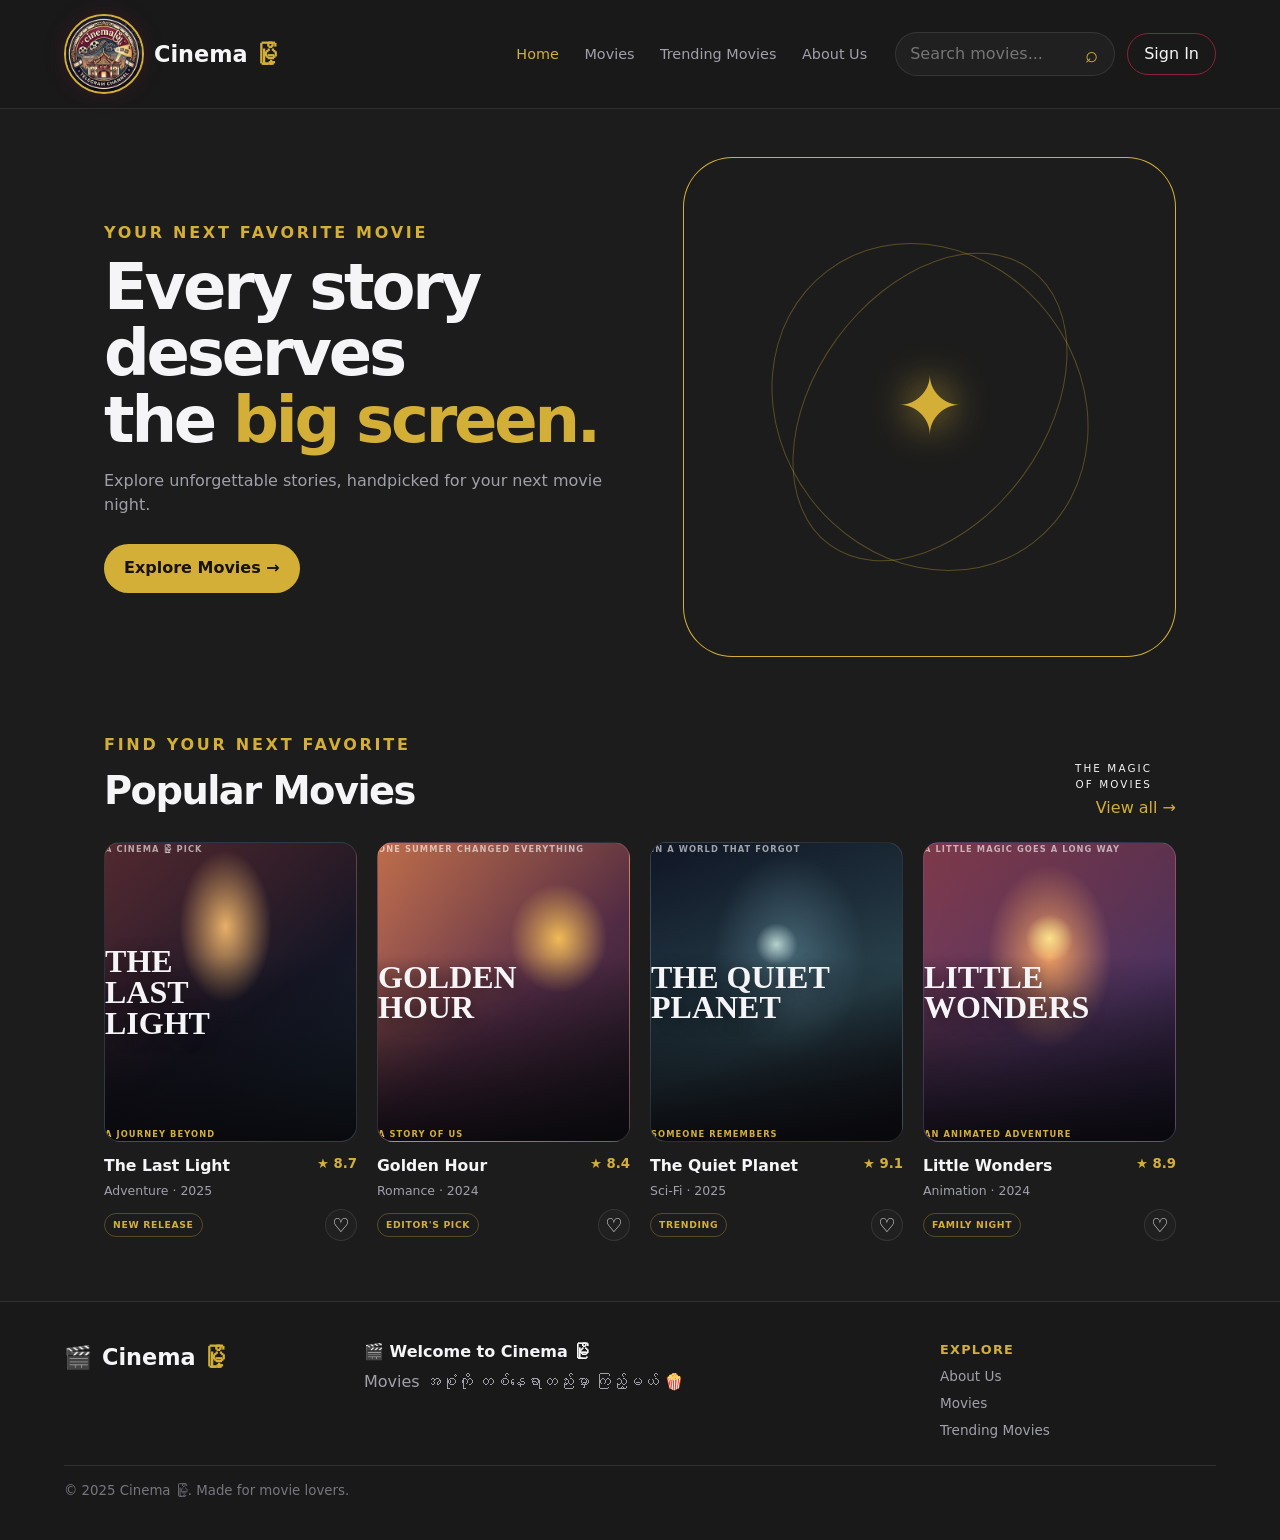
<file: index.html>
<!doctype html>
<html lang="en">
  <head>
    <meta charset="utf-8" />
    <meta name="viewport" content="width=device-width, initial-scale=1" />
    <meta name="theme-color" content="#0f0e13" />
    <meta name="description" content="Discover movies at Cinema မြို့." />
    <title>Cinema မြို့ — Movies for every mood</title>
    <link rel="stylesheet" href="styles.css" />
  </head>
  <body>
    <!-- Site header: brand, main navigation, search, and sign-in link. -->
    <header class="site-header">
      <a class="brand" href="#home" aria-label="Cinema မြို့ home"
        ><span class="brand-mark"
          ><img src="./images/logo.png" alt="" class="logo" /></span
        ><span>Cinema <b>မြို့</b></span></a
      >
      <nav aria-label="Main navigation">
        <a class="active" href="#home">Home</a><a href="#movies">Movies</a
        ><a href="#trending">Trending Movies</a
        ><a href="about.html">About Us</a>
      </nav>
      <div class="header-actions">
        <form class="search" role="search" action="#movies">
          <label class="visually-hidden" for="search">Search movies</label
          ><input
            id="search"
            type="search"
            placeholder="Search movies..."
          /><button aria-label="Search">⌕</button>
        </form>
        <a class="sign-in" href="#sign-in">Sign In</a>
      </div>
    </header>
    <!-- Main homepage content. -->
    <main id="home">
      <!-- Hero introduction and cinematic artwork. -->
      <section class="hero">
        <div>
          <p class="eyebrow">YOUR NEXT FAVORITE MOVIE</p>
          <h1>Every story deserves<br />the <em>big screen.</em></h1>
          <p class="muted">
            Explore unforgettable stories, handpicked for your next movie night.
          </p>
          <a class="button" href="#movies">Explore Movies →</a>
        </div>
        <div
          class="hero-art"
          aria-label="Cinematic burgundy and gold abstract artwork"
        >
          <span>✦</span><small>THE MAGIC<br />OF MOVIES</small>
        </div>
      </section>
      <!-- Movie collection: add or remove movie-card articles inside this grid. -->
      <section class="section" id="movies">
        <div class="section-head">
          <div>
            <p class="eyebrow">FIND YOUR NEXT FAVORITE</p>
            <h2>Popular Movies</h2>
          </div>
          <a class="gold" href="#trending">View all →</a>
        </div>
        <div class="movie-grid" id="trending">
          <!-- Movie card: poster, title, genre, year, rating, and tag. -->
          <article class="movie-card">
            <div
              class="poster poster-one"
              aria-label="The Last Light movie poster"
            >
              <small>A CINEMA မြို့ PICK</small
              ><strong>THE<br />LAST<br />LIGHT</strong
              ><small>A JOURNEY BEYOND</small>
            </div>
            <div class="movie-meta">
              <div>
                <h3>The Last Light</h3>
                <p>Adventure · 2025</p>
              </div>
              <b class="gold">★ 8.7</b>
            </div>
            <div class="card-foot">
              <span>NEW RELEASE</span
              ><button aria-label="Add The Last Light to favorites">♡</button>
            </div>
          </article>
          <!-- Movie card: poster, title, genre, year, rating, and tag. -->
          <article class="movie-card">
            <div
              class="poster poster-two"
              aria-label="Golden Hour movie poster"
            >
              <small>ONE SUMMER CHANGED EVERYTHING</small
              ><strong>GOLDEN<br />HOUR</strong><small>A STORY OF US</small>
            </div>
            <div class="movie-meta">
              <div>
                <h3>Golden Hour</h3>
                <p>Romance · 2024</p>
              </div>
              <b class="gold">★ 8.4</b>
            </div>
            <div class="card-foot">
              <span>EDITOR'S PICK</span
              ><button aria-label="Add Golden Hour to favorites">♡</button>
            </div>
          </article>
          <!-- Movie card: poster, title, genre, year, rating, and tag. -->
          <article class="movie-card">
            <div
              class="poster poster-three"
              aria-label="The Quiet Planet movie poster"
            >
              <small>IN A WORLD THAT FORGOT</small
              ><strong>THE QUIET<br />PLANET</strong
              ><small>SOMEONE REMEMBERS</small>
            </div>
            <div class="movie-meta">
              <div>
                <h3>The Quiet Planet</h3>
                <p>Sci-Fi · 2025</p>
              </div>
              <b class="gold">★ 9.1</b>
            </div>
            <div class="card-foot">
              <span>TRENDING</span
              ><button aria-label="Add The Quiet Planet to favorites">♡</button>
            </div>
          </article>
          <!-- Movie card: poster, title, genre, year, rating, and tag. -->
          <article class="movie-card">
            <div
              class="poster poster-four"
              aria-label="Little Wonders movie poster"
            >
              <small>A LITTLE MAGIC GOES A LONG WAY</small
              ><strong>LITTLE<br />WONDERS</strong
              ><small>AN ANIMATED ADVENTURE</small>
            </div>
            <div class="movie-meta">
              <div>
                <h3>Little Wonders</h3>
                <p>Animation · 2024</p>
              </div>
              <b class="gold">★ 8.9</b>
            </div>
            <div class="card-foot">
              <span>FAMILY NIGHT</span
              ><button aria-label="Add Little Wonders to favorites">♡</button>
            </div>
          </article>
        </div>
      </section>
    </main>
    <!-- Footer links and Cinema မြို့ welcome message. -->
    <footer id="about">
      <a class="brand" href="#home"
        ><span class="brand-mark">🎬</span><span>Cinema <b>မြို့</b></span></a
      >
      <div class="welcome">
        <p>🎬 Welcome to Cinema မြို</p>
        <p>Movies အစုံကို တစ်နေရာတည်းမှာ ကြည့်မယ် 🍿</p>
      </div>
      <div class="footer-links">
        <h3>Explore</h3>
        <a href="about.html">About Us</a><a href="#movies">Movies</a
        ><a href="#trending">Trending Movies</a>
      </div>
      <small class="copyright"
        >© 2025 Cinema မြို့. Made for movie lovers.</small
      >
    </footer>
  </body>
</html>
</file>
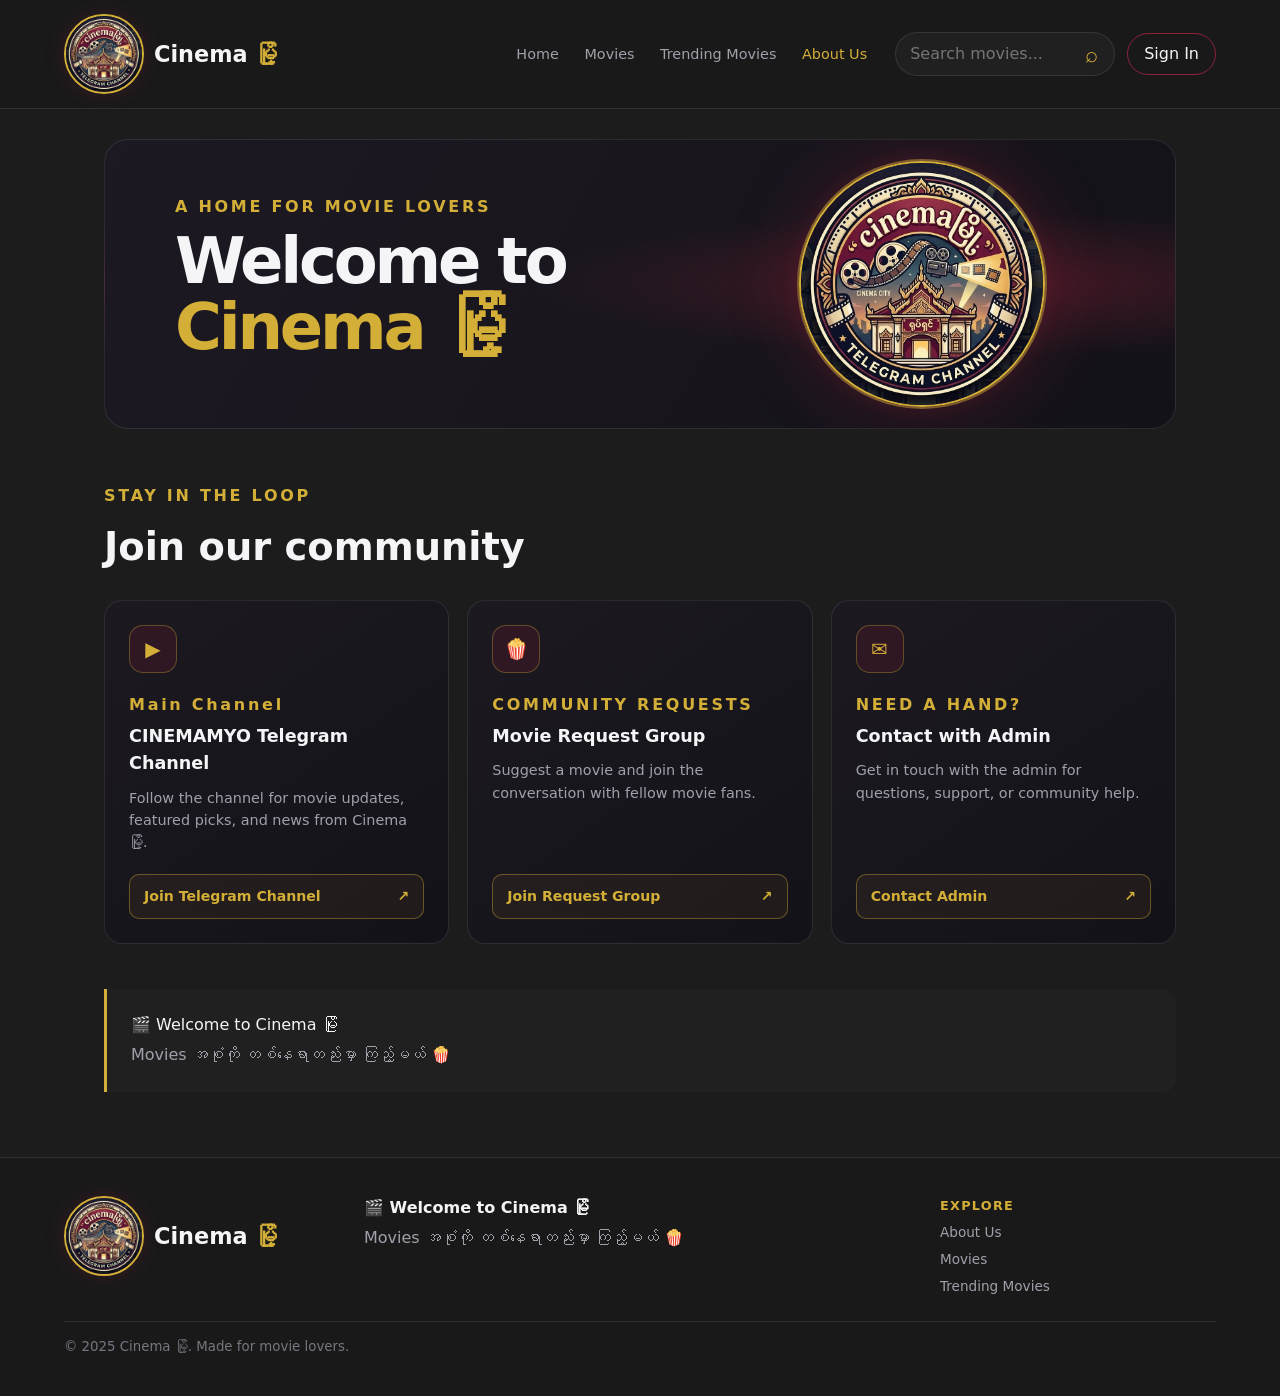
<file: about.html>
<!doctype html>
<html lang="en">
  <head>
    <meta charset="utf-8" />
    <meta name="viewport" content="width=device-width, initial-scale=1" />
    <meta name="theme-color" content="#0f0e13" />
    <meta name="description" content="Connect with Cinema မြို့ on Telegram." />
    <title>About Us — Cinema မြို့</title>
    <link rel="stylesheet" href="styles.css" />
  </head>
  <body>
    <!-- Shared site header and navigation. -->
    <header class="site-header">
      <a class="brand" href="home.html" aria-label="Cinema မြို့ home"
        ><span class="brand-mark"
          ><img src="./images/logo.png" alt="" class="logo" /></span
        ><span>Cinema <b>မြို့</b></span></a
      >
      <nav aria-label="Main navigation">
        <a href="./home.html">Home</a><a href="home.html">Movies</a
        ><a href="home.html#trending">Trending Movies</a
        ><a class="active" href="about.html">About Us</a>
      </nav>
      <div class="header-actions">
        <form class="search" role="search" action="#movies">
          <label class="visually-hidden" for="search">Search movies</label
          ><input
            id="search"
            type="search"
            placeholder="Search movies..."
          /><button aria-label="Search">⌕</button>
        </form>
        <a class="sign-in" href="#sign-in">Sign In</a>
      </div>
    </header>
    <!-- About page content. -->
    <main class="about-page">
      <!-- Introductory brand section. -->
      <section class="about-hero">
        <p class="eyebrow">A HOME FOR MOVIE LOVERS</p>
        <h1>Welcome to<br /><em>Cinema မြို့</em></h1>
        <p class="about-intro">
          <!-- Your place to discover movies, share what you love, and stay connected
          with our community. -->
        </p>
        <div class="about-brand-art" aria-hidden="true">
          <img src="./images/logo.png" alt="" class="about_logo" />
        </div>
      </section>
      <!-- Community actions: replace each href="#" with your Telegram URL. -->
      <section class="community" aria-labelledby="community-title">
        <div class="community-heading">
          <p class="eyebrow">STAY IN THE LOOP</p>
          <h2 id="community-title">Join our community</h2>
          <p class="muted">
            <!-- Choose where you’d like to connect. Add your Telegram links to the
            buttons when you’re ready. -->
          </p>
        </div>
        <div class="community-grid">
          <article class="community-card">
            <span class="community-icon" aria-hidden="true">▶</span>
            <p class="eyebrow">Main Channel</p>
            <h3>CINEMAMYO Telegram Channel</h3>
            <p class="muted">
              Follow the channel for movie updates, featured picks, and news
              from Cinema မြို့.
            </p>
            <a
              class="community-button"
              href="https://t.me/cinemamyo"
              target="_blank"
              >Join Telegram Channel <span aria-hidden="true">↗</span></a
            >
          </article>
          <article class="community-card">
            <span class="community-icon" aria-hidden="true">🍿</span>
            <p class="eyebrow">COMMUNITY REQUESTS</p>
            <h3>Movie Request Group</h3>
            <p class="muted">
              Suggest a movie and join the conversation with fellow movie fans.
            </p>
            <a
              class="community-button"
              href="https://t.me/+-olxFnTKqe4zNzRl"
              target="_blank"
              >Join Request Group <span aria-hidden="true">↗</span></a
            >
          </article>
          <article class="community-card">
            <span class="community-icon" aria-hidden="true">✉</span>
            <p class="eyebrow">NEED A HAND?</p>
            <h3>Contact with Admin</h3>
            <p class="muted">
              Get in touch with the admin for questions, support, or community
              help.
            </p>
            <a
              class="community-button"
              href="https://t.me/oyhp_2high"
              target="_blank"
              >Contact Admin <span aria-hidden="true">↗</span></a
            >
          </article>
        </div>
      </section>
      <!-- Brand welcome message. -->
      <section class="about-note">
        <p>🎬 Welcome to Cinema မြို</p>
        <p>Movies အစုံကို တစ်နေရာတည်းမှာ ကြည့်မယ် 🍿</p>
      </section>
    </main>
    <!-- Shared site footer. -->
    <footer>
      <a class="brand" href="home.html"
        ><span class="brand-mark"
          ><img src="./images/logo.png" alt="" class="logo" /></span
        ><span>Cinema <b>မြို့</b></span></a
      >
      <div class="welcome">
        <p>🎬 Welcome to Cinema မြို</p>
        <p>Movies အစုံကို တစ်နေရာတည်းမှာ ကြည့်မယ် 🍿</p>
      </div>
      <div class="footer-links">
        <h3>Explore</h3>
        <a href="about.html">About Us</a><a href="home.html">Movies</a
        ><a href="home.html   ">Trending Movies</a>
      </div>
      <small class="copyright"
        >© 2025 Cinema မြို့. Made for movie lovers.</small
      >
    </footer>
  </body>
</html>
</file>
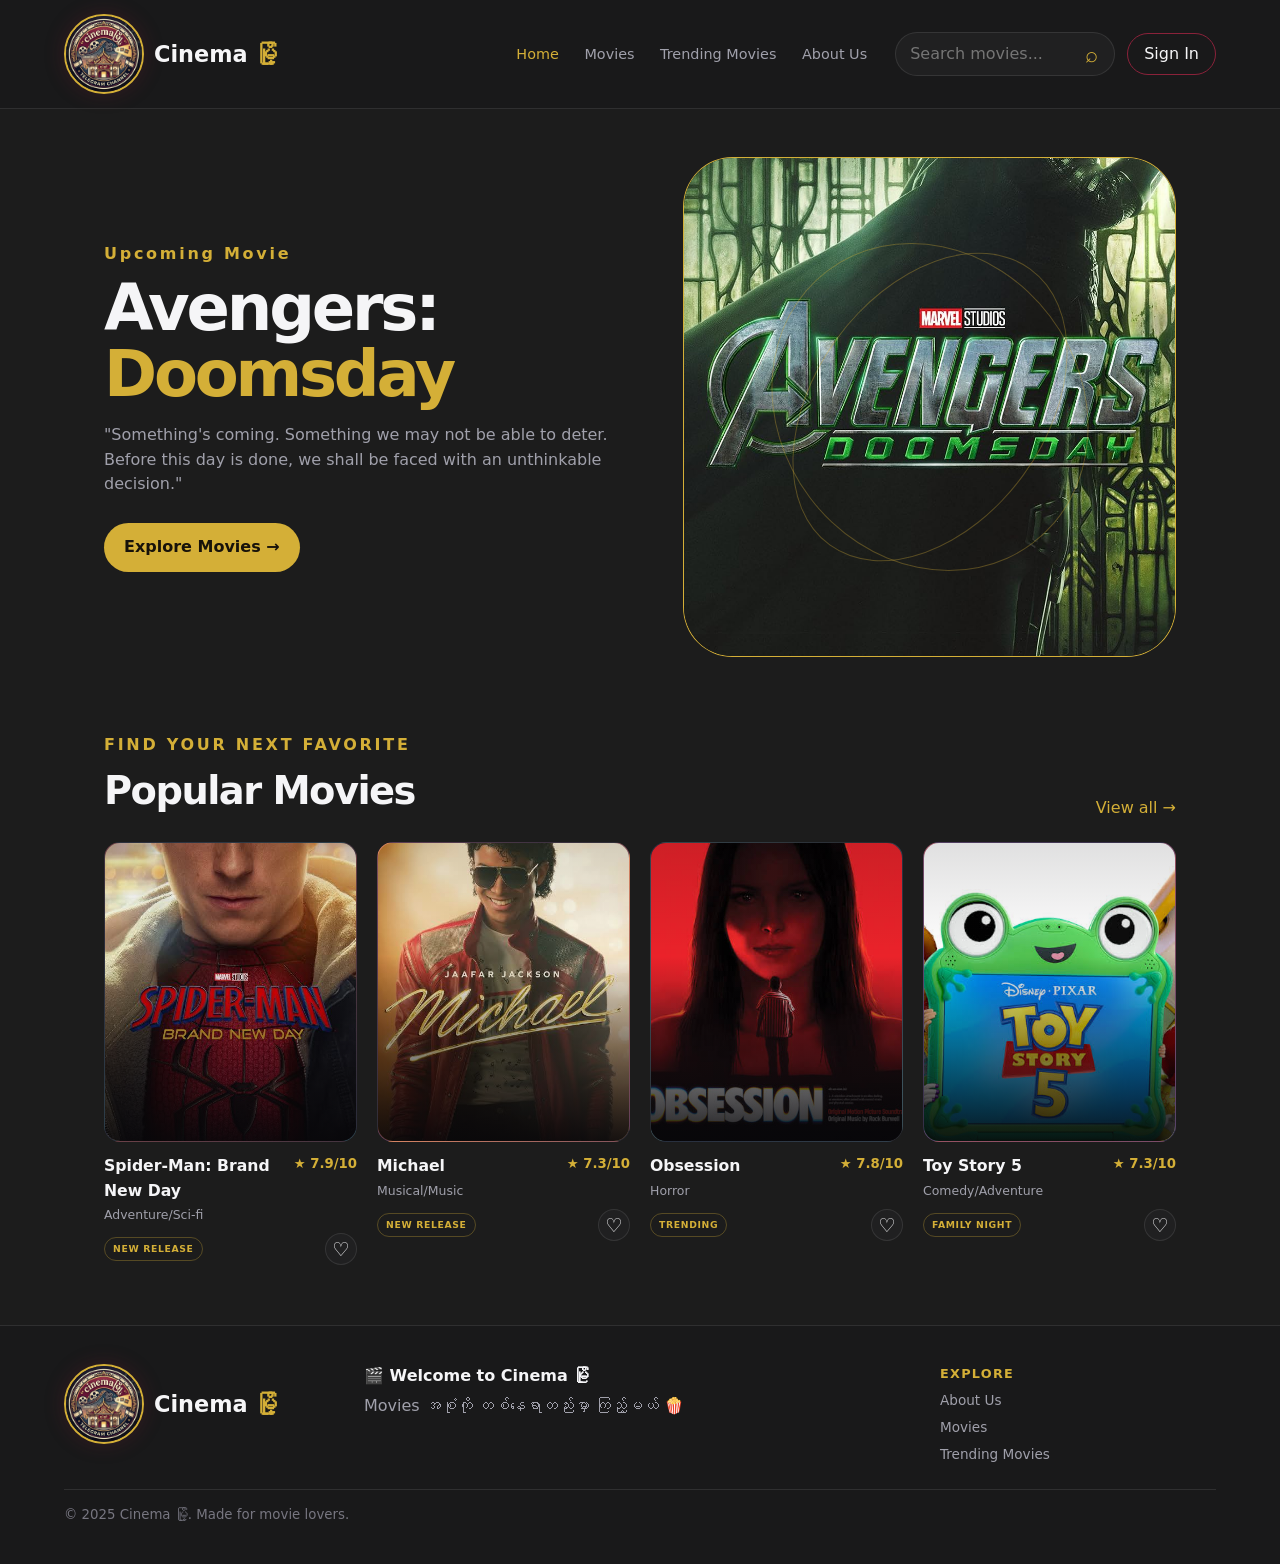
<file: home.html>
<!doctype html>
<html lang="en">
  <head>
    <meta charset="utf-8" />
    <meta name="viewport" content="width=device-width, initial-scale=1" />
    <meta name="theme-color" content="#0f0e13" />
    <meta name="description" content="Discover movies at Cinema မြို့." />
    <title>Cinema မြို့ — Movies for every mood</title>
    <link rel="stylesheet" href="styles.css" />
  </head>
  <body>
    <!-- Site header: brand, main navigation, search, and sign-in link. -->
    <header class="site-header">
      <a class="brand" href="#home" aria-label="Cinema မြို့ home"
        ><span class="brand-mark"
          ><img src="./images/logo.png" alt="" class="logo" /></span
        ><span>Cinema <b>မြို့</b></span></a
      >
      <nav aria-label="Main navigation">
        <a class="active" href="#home">Home</a><a href="#movies">Movies</a
        ><a href="#trending">Trending Movies</a
        ><a href="about.html">About Us</a>
      </nav>
      <div class="header-actions">
        <form class="search" role="search" action="#movies">
          <label class="visually-hidden" for="search">Search movies</label
          ><input
            id="search"
            type="search"
            placeholder="Search movies..."
          /><button aria-label="Search">⌕</button>
        </form>
        <a class="sign-in" href="#sign-in">Sign In</a>
      </div>
    </header>
    <!-- Main homepage content. -->
    <main id="home">
      <!-- Hero introduction and cinematic artwork. -->
      <section class="hero">
        <div>
          <p class="eyebrow">Upcoming Movie</p>
          <h1>
            Avengers: <br />
            <em>Doomsday</em>
          </h1>
          <p class="muted">
            "Something's coming. Something we may not be able to deter. Before
            this day is done, we shall be faced with an unthinkable decision."
          </p>
          <a class="button" href="#movies">Explore Movies →</a>
        </div>
        <div
          class="hero-art"
          aria-label="Cinematic burgundy and gold abstract artwork"
        >
          <img src="./images/doomsday.png" alt="" class="doomsday" />
          <span></span><small><br /></small>
        </div>
      </section>
      <!-- Movie collection: add or remove movie-card articles inside this grid. -->
      <section class="section" id="movies">
        <div class="section-head">
          <div>
            <p class="eyebrow">FIND YOUR NEXT FAVORITE</p>
            <h2>Popular Movies</h2>
          </div>
          <a class="gold" href="#trending">View all →</a>
        </div>
        <div class="movie-grid" id="trending">
          <!-- Movie card: poster, title, genre, year, rating, and tag. -->
          <article class="movie-card">
            <div
              class="poster poster-one"
              aria-label="The Last Light movie poster"
            >
              <img src="./images/spiderman.png" alt="" class="movie_images" />
              <!-- <small>A CINEMA မ</small
              ><strong>THE<br />LAST<br />LIGHT</strong
              ><small>A JOURNEY BEYOND</small> -->
            </div>
            <div class="movie-meta">
              <div>
                <h3>Spider-Man: Brand New Day</h3>
                <p>Adventure/Sci-fi</p>
              </div>
              <b class="gold">★ 7.9/10</b>
            </div>
            <div class="card-foot">
              <span>NEW RELEASE</span
              ><button aria-label="Add The Last Light to favorites">♡</button>
            </div>
          </article>
          <!-- Movie card: poster, title, genre, year, rating, and tag. -->
          <article class="movie-card">
            <div
              class="poster poster-two"
              aria-label="Golden Hour movie poster"
            >
              <img src="./images/michael.png" class="movie_images" alt="" />
              <!-- <small>ONE SUMMER CHANGED EVERYTHING</small
              ><strong>GOLDEN<br />HOUR</strong><small>A STORY OF US</small> -->
            </div>
            <div class="movie-meta">
              <div>
                <h3>Michael</h3>
                <p>Musical/Music</p>
              </div>
              <b class="gold">★ 7.3/10</b>
            </div>
            <div class="card-foot">
              <span>NEW RELEASE</span
              ><button aria-label="Add Golden Hour to favorites">♡</button>
            </div>
          </article>
          <!-- Movie card: poster, title, genre, year, rating, and tag. -->
          <article class="movie-card">
            <div
              class="poster poster-three"
              aria-label="The Quiet Planet movie poster"
            >
              <img src="./images/obsession.png" class="movie_images" alt="" />
              <!-- <small>IN A WORLD THAT FORGOT</small
              ><strong>THE QUIET<br />PLANET</strong
              ><small>SOMEONE REMEMBERS</small> -->
            </div>
            <div class="movie-meta">
              <div>
                <h3>Obsession</h3>
                <p>Horror</p>
              </div>
              <b class="gold">★ 7.8/10</b>
            </div>
            <div class="card-foot">
              <span>TRENDING</span
              ><button aria-label="Add The Quiet Planet to favorites">♡</button>
            </div>
          </article>
          <!-- Movie card: poster, title, genre, year, rating, and tag. -->
          <article class="movie-card">
            <div
              class="poster poster-four"
              aria-label="Little Wonders movie poster"
            >
              <img src="./images/toystory5.png" class="movie_images" alt="" />
              <!-- <small>A LITTLE MAGIC GOES A LONG WAY</small
              ><strong>LITTLE<br />WONDERS</strong
              ><small>AN ANIMATED ADVENTURE</small> -->
            </div>
            <div class="movie-meta">
              <div>
                <h3>Toy Story 5</h3>
                <p>Comedy/Adventure</p>
              </div>
              <b class="gold">★ 7.3/10</b>
            </div>
            <div class="card-foot">
              <span>FAMILY NIGHT</span
              ><button aria-label="Add Little Wonders to favorites">♡</button>
            </div>
          </article>
        </div>
      </section>
    </main>
    <!-- Footer links and Cinema မြို့ welcome message. -->
    <footer id="about">
      <a class="brand" href="#home"
        ><span class="brand-mark"
          ><img src="./images/logo.png" alt="" class="logo" /></span
        ><span>Cinema <b>မြို့</b></span></a
      >
      <div class="welcome">
        <p>🎬 Welcome to Cinema မြို</p>
        <p>Movies အစုံကို တစ်နေရာတည်းမှာ ကြည့်မယ် 🍿</p>
      </div>
      <div class="footer-links">
        <h3>Explore</h3>
        <a href="about.html">About Us</a><a href="#movies">Movies</a
        ><a href="#trending">Trending Movies</a>
      </div>
      <small class="copyright"
        >© 2025 Cinema မြို့. Made for movie lovers.</small
      >
    </footer>
  </body>
</html>
</file>
<file: styles.css>
/* Cinema မြို့ | Responsive semantic HTML/CSS movie landing page */
/* 1. Brand colors and shared design tokens. */
:root {
  color-scheme: dark;
  --bg: #1c1c1c;
  --surface: #202021;
  --wine: #6b1d2f;
  --wine2: #8a223a;
  --gold: #d4af37;
  --cream: #f5f5f7;
  --muted: #a0a0ab;
  --line: #ffffff18;
  --max: 1200px;
}
/* 2. Base styles shared by both pages. */
* {
  box-sizing: border-box;
}
html {
  scroll-behavior: smooth;
}
body {
  margin: 0;
  background: var(--bg);
  color: var(--cream);
  font:
    16px/1.55 Inter,
    system-ui,
    "Segoe UI",
    sans-serif;
}
a {
  color: inherit;
  text-decoration: none;
}
button,
input {
  font: inherit;
}
/* 3. Header, logo, navigation, search, and sign-in controls. */
.site-header {
  min-height: 80px;
  padding: 14px max(5vw, calc((100vw - var(--max)) / 2));
  display: flex;
  align-items: center;
  gap: 28px;
  border-bottom: 1px solid var(--line);
  background: #19191a;
  position: sticky;
  top: 0;
  z-index: 9999;
}
.brand {
  display: flex;
  align-items: center;
  gap: 10px;
  font-size: 1.4rem;
  font-weight: 800;
  white-space: nowrap;
}
.brand b {
  color: var(--gold);
}
.brand-mark .logo {
  width: 80px;
  height: 80px;
  display: flex;
  place-items: center;
  border: 2px solid var(--gold);
  border-radius: 50%;
  background: radial-gradient(circle, #30202a, var(--wine));
  box-shadow: 0 0 20px #6b1d2f55;

  object-fit: cover;
}

nav {
  display: flex;
  gap: clamp(14px, 2vw, 28px);
  margin-left: auto;
  position: sticky;
  top: 0;
  z-index: 9999;
}
nav a {
  color: var(--muted);
  font-size: 0.9rem;
}
nav a:hover,
nav .active,
.gold {
  color: var(--gold);
}
.gold:hover {
  filter: brightness(1.5);
}
.header-actions {
  display: flex;
  align-items: center;
  gap: 12px;
}
.search {
  display: flex;
  align-items: center;
  width: clamp(150px, 18vw, 220px);
  padding: 0 10px 0 14px;
  border: 1px solid var(--line);
  border-radius: 99px;
  background: var(--surface);
}
.search input {
  width: 100%;
  min-width: 0;
  padding: 9px 0;
  border: 0;
  outline: 0;
  color: var(--cream);
  background: none;
}
.search button {
  border: 0;
  background: none;
  color: var(--gold);
  font-size: 1.4rem;
  cursor: pointer;
}
.sign-in {
  padding: 8px 16px;
  border: 1px solid var(--wine2);
  border-radius: 99px;
}
.sign-in:hover {
  background: var(--wine);
}
/* Shared max-width and spacing for the homepage hero and content sections. */
.hero,
.section {
  max-width: var(--max);
  margin: auto;
  padding: 48px 5vw;
}
.hero {
  min-height: 385px;
  display: grid;
  grid-template-columns: 1.05fr 0.95fr;
  align-items: center;
  gap: 35px;
}
.eyebrow {
  margin: 0 0 8px;
  color: var(--gold);
  font-size: 1rem;
  font-weight: 800;
  letter-spacing: 0.17em;
}
h1,
h2,
h3,
p {
  margin-top: 0;
}
h1 {
  margin-bottom: 15px;
  font-size: clamp(2.5rem, 5vw, 4.3rem);
  line-height: 1.04;
  letter-spacing: -0.05em;
}
h1 em {
  color: var(--gold);
  font-style: normal;
}
.muted {
  color: var(--muted);
}
.button {
  display: inline-flex;
  margin-top: 10px;
  padding: 12px 20px;
  border-radius: 99px;
  background: var(--gold);
  color: #17120a;
  font-weight: 800;
  transition: 0.25s;
}
.button:hover {
  filter: brightness(1.12);
  transform: translateY(-1px);
}
.hero-art {
  display: flex;
  justify-content: center;
  align-items: center;
  height: 500px;
  border-radius: 10%;
  border: 1px solid #d4af37;
  overflow: hidden;
  padding: 45px;
}
.hero-art .doomsday {
  width: 600px;
  height: 800px;
  object-fit: cover;
  padding: 20px;
}

.hero-art:before,
.hero-art:after {
  content: "";
  position: absolute;
  width: 230px;
  height: 340px;
  border: 1px solid #d4af3755;
  border-radius: 50%;
  transform: rotate(36deg);
}
.hero-art:after {
  width: 300px;
  transform: rotate(-37deg);
}
.hero-art:hover {
  filter: brightness(1.12);
  transform: translateY(-1px);
  transition: 0.3s;
}
.hero-art span {
  z-index: 1;
  color: var(--gold);
  font-size: 5rem;
  text-shadow: 0 0 40px #d4af37;
}
.hero-art small {
  position: absolute;
  right: 10%;
  bottom: 12%;
  font-size: 0.65rem;
  letter-spacing: 0.2em;
  text-align: right;
}
/* 5. Homepage movie collection and poster cards. */
.section {
  padding-top: 28px;
  padding-bottom: 60px;
}
.section-head {
  display: flex;
  align-items: end;
  justify-content: space-between;
  margin-bottom: 22px;
}
.section-head h2,
.detail h2 {
  margin: 0;
  font-size: clamp(1.8rem, 3vw, 2.5rem);
  letter-spacing: -0.04em;
}
.section-head .eyebrow {
  margin-bottom: 3px;
}
.movie-grid {
  display: grid;
  grid-template-columns: repeat(4, minmax(0, 1fr));
  gap: 20px;
}
.poster {
  min-height: 300px;
  position: relative;
  isolation: isolate;
  display: flex;
  flex-direction: column;
  justify-content: space-between;
  overflow: hidden;
  /* padding: 18px; */
  border: 1px solid var(--line);
  border-radius: 16px;
  transition: 0.25s;
}
.poster:before {
  position: absolute;
  inset: 0;
  z-index: -1;
  content: "";
  background: linear-gradient(180deg, #08070a20, transparent 38%, #08070ae8);
}
.poster:hover {
  transform: translateY(-5px);
  box-shadow: 0 15px 36px #0008;
}
.poster small {
  color: #fff9;
  font-size: 0.52rem;
  font-weight: 800;
  letter-spacing: 0.13em;
}
.poster small:last-child {
  color: var(--gold);
}
.poster strong {
  font:
    700 clamp(1.7rem, 2.5vw, 2.6rem)/0.96 Georgia,
    serif;
  text-shadow: 0 3px 15px #0008;
}
.poster .movie_images {
  position: absolute;
  inset: 0;
  width: 100%;
  height: 100%;
  object-fit: cover;
  z-index: -2;
}
.poster-one {
  background:
    radial-gradient(ellipse at 48% 28%, #efb56b, transparent 25%),
    linear-gradient(145deg, #5d2d35, #161625 57%, #172b37);
}
.poster-two {
  background:
    radial-gradient(ellipse at 72% 32%, #f5be59, transparent 19%),
    linear-gradient(140deg, #d77b53, #542c47 55%, #171620);
}
.poster-three {
  background:
    radial-gradient(circle at 50% 34%, #b8d4d1, transparent 9%),
    radial-gradient(ellipse at 55% 38%, #466574, transparent 39%),
    linear-gradient(155deg, #111829, #28414b 60%, #101016);
}
.poster-four {
  background:
    radial-gradient(circle at 50% 32%, #ffe68c, transparent 10%),
    radial-gradient(ellipse at 50% 38%, #f09f65, transparent 35%),
    linear-gradient(150deg, #8e4052, #4c315c 60%, #1b1830);
}
.movie-meta {
  display: flex;
  justify-content: space-between;
  gap: 8px;
  padding-top: 12px;
}
.movie-meta h3 {
  margin: 0;
  font-size: 0.98rem;
}
.movie-meta p {
  margin: 2px 0 0;
  color: var(--muted);
  font-size: 0.78rem;
}
.movie-meta .gold {
  white-space: nowrap;
  font-weight: 800;
  font-size: 0.83rem;
}
.card-foot {
  display: flex;
  align-items: center;
  justify-content: space-between;
  margin-top: 9px;
}
.card-foot span {
  padding: 4px 8px;
  border: 1px solid #d4af3750;
  border-radius: 99px;
  color: var(--gold);
  font-size: 0.58rem;
  font-weight: 800;
  letter-spacing: 0.07em;
}
.card-foot button {
  width: 32px;
  height: 32px;
  border: 1px solid var(--line);
  border-radius: 50%;
  background: var(--surface);
  color: var(--cream);
  font-size: 1.2rem;
  cursor: pointer;
}
.card-foot button:hover {
  color: #f06a7f;
}
/* 6. Movie-detail layout styles (reserved for a future detail feature). */
.detail {
  display: grid;
  grid-template-columns: minmax(220px, 0.72fr) 1.28fr;
  align-items: center;
  gap: clamp(28px, 6vw, 70px);
  padding: clamp(24px, 5vw, 55px);
  border: 1px solid var(--line);
  border-radius: 24px;
  background:
    radial-gradient(ellipse at 16% 50%, #592034aa, transparent 42%),
    linear-gradient(130deg, #1c1921, #141219);
}
.detail-poster {
  min-height: 320px;
  display: grid;
  align-content: end;
  justify-content: center;
  padding-bottom: 35px;
  border: 1px solid #d4af3750;
  border-radius: 15px;
  background:
    radial-gradient(circle at 50% 35%, #ffe393, transparent 8%),
    radial-gradient(ellipse at 50% 42%, #ed9c64, transparent 32%),
    linear-gradient(150deg, #87374e, #43345c 58%, #17162a);
  box-shadow: 0 18px 45px #0007;
  font:
    700 2.4rem/0.95 Georgia,
    serif;
  text-align: center;
  text-shadow: 0 3px 15px #000;
}
.review {
  max-width: 570px;
  margin: 22px 0 16px;
  color: var(--muted);
}
.review b {
  color: var(--cream);
}
.genres {
  display: flex;
  flex-wrap: wrap;
  gap: 8px;
  margin-bottom: 20px;
}
.genres span {
  padding: 6px 12px;
  border: 1px solid var(--line);
  border-radius: 99px;
  color: #e1dfe6;
  background: #ffffff08;
  font-size: 0.76rem;
}
.screens-title {
  margin: 26px 0 13px;
  font-size: 1.05rem;
}
.screens {
  display: grid;
  grid-template-columns: repeat(3, minmax(0, 1fr));
  gap: 14px;
}
.scene {
  min-height: 145px;
  border: 1px solid var(--line);
  border-radius: 13px;
}
.scene-one {
  background:
    radial-gradient(circle at 55% 55%, #e7aa61, transparent 5%),
    linear-gradient(155deg, #23332d, #1a2028 46%, #633348);
}
.scene-two {
  background:
    radial-gradient(ellipse at 50% 38%, #ffd580, transparent 18%),
    linear-gradient(180deg, #db8e69, #915068 55%, #263344);
}
.scene-three {
  background:
    radial-gradient(circle at 70% 27%, #ffdc83, transparent 7%),
    radial-gradient(ellipse at 60% 42%, #80557d, transparent 40%),
    linear-gradient(150deg, #1c253c, #51354e);
}
/* 7. Shared footer. */
footer {
  display: grid;
  grid-template-columns: 1fr 2fr 1fr;
  gap: 24px;
  align-items: start;
  padding: 38px max(5vw, calc((100vw - var(--max)) / 2));
  border-top: 1px solid var(--line);
  background: #19191a;
}
.welcome p {
  margin: 0 0 5px;
  color: var(--muted);
}
.welcome p:first-child {
  color: var(--cream);
  font-weight: 700;
}
.footer-links {
  display: grid;
  gap: 6px;
}
.footer-links h3 {
  margin: 0;
  color: var(--gold);
  font-size: 0.8rem;
  text-transform: uppercase;
  letter-spacing: 0.1em;
}
.footer-links a {
  color: var(--muted);
  font-size: 0.85rem;
}
.copyright {
  grid-column: 1/-1;
  padding-top: 15px;
  border-top: 1px solid var(--line);
  color: #777680;
}
/* Accessibility helper: keeps labels available to screen readers. */
.visually-hidden {
  position: absolute;
  width: 1px;
  height: 1px;
  padding: 0;
  margin: -1px;
  overflow: hidden;
  clip: rect(0, 0, 0, 0);
  white-space: nowrap;
  border: 0;
}
/* 8. Tablet and compact desktop layout. */
@media (max-width: 900px) {
  /* 3. Header, logo, navigation, search, and sign-in controls. */
  .site-header {
    flex-wrap: wrap;
    gap: 14px 22px;
    padding-inline: 5vw;
    position: sticky;
    top: 0;
    z-index: 9999;
  }
  nav {
    order: 3;
    width: 100%;
    justify-content: center;
    margin: 0;
    position: sticky;
    top: 0;
    z-index: 9999;
  }
  .header-actions {
    margin-left: auto;
  }
  .movie-grid {
    grid-template-columns: repeat(2, minmax(0, 1fr));
  }
  .poster {
    min-height: 340px;
  }
}
/* 9. Mobile layout. */
@media (max-width: 600px) {
  /* 3. Header, logo, navigation, search, and sign-in controls. */
  .site-header {
    padding: 14px 5vw;
    position: sticky;
    top: 0;
    z-index: 9999;
  }
  .header-actions {
    width: 100%;
    margin: 0;
  }
  .search {
    flex: 1;
  }
  nav {
    justify-content: flex-start;
    gap: 18px;
    overflow-x: auto;
    padding: 3px 0 7px;
    white-space: nowrap;
    position: sticky;
    top: 0;
    z-index: 9999;
  }
  nav a {
    font-size: 0.82rem;
  }
  .hero {
    grid-template-columns: 1fr;
    padding-top: 40px;
    padding-bottom: 35px;
  }
  .hero-art {
    height: 205px;
  }
  /* 5. Homepage movie collection and poster cards. */
  .section {
    padding-inline: 5vw;
  }
  .movie-grid {
    gap: 18px 12px;
  }
  .poster {
    min-height: 240px;
    padding: 13px;
    border-radius: 13px;
  }
  .poster small {
    font-size: 0.45rem;
  }
  .poster strong {
    font-size: clamp(1.4rem, 7vw, 2.1rem);
  }
  .movie-meta {
    display: block;
  }
  .movie-meta .gold {
    display: inline-block;
    margin-top: 4px;
  }
  /* 6. Movie-detail layout styles (reserved for a future detail feature). */
  .detail {
    grid-template-columns: 1fr;
    padding: 22px;
  }
  .detail-poster {
    min-height: 250px;
  }
  .screens {
    grid-template-columns: 1fr;
  }
  .scene {
    min-height: 180px;
  }
  /* 7. Shared footer. */
  footer {
    grid-template-columns: 1fr 1fr;
    padding-inline: 5vw;
  }
  .welcome {
    grid-column: 1/-1;
    grid-row: 2;
  }
  .copyright {
    grid-column: 1/-1;
  }
}
/* 10. Narrow phone layout. */
@media (max-width: 360px) {
  .movie-grid {
    grid-template-columns: 1fr;
  }
  .poster {
    min-height: 360px;
  }
  .section-head {
    align-items: start;
    gap: 10px;
  }
}
/* 11. Reserved movie-detail styles; current movie cards are display-only. */
.movie-page {
  max-width: var(--max);
  margin: 0 auto;
  padding: 24px 5vw 55px;
}
.back-link {
  display: inline-block;
  margin: 0 0 18px;
  color: var(--gold);
  font-size: 0.9rem;
}
.back-link:hover {
  text-decoration: underline;
}
.detail-page {
  grid-template-columns: minmax(260px, 0.75fr) 1.25fr;
  min-height: 430px;
}
.detail-page .detail-poster {
  min-height: 360px;
  position: relative;
  isolation: isolate;
  overflow: hidden;
}
.detail-page .detail-poster:before {
  content: "";
  position: absolute;
  z-index: -1;
  inset: 0;
  background: linear-gradient(180deg, #08070a10, transparent 35%, #08070ae8);
}
.detail-page .detail-poster span {
  align-self: end;
  padding: 0 16px 30px;
  font:
    700 clamp(2rem, 4vw, 3rem)/0.95 Georgia,
    serif;
  text-shadow: 0 3px 15px #000;
}
.detail-page .detail-poster.poster-one {
  background:
    radial-gradient(ellipse at 48% 28%, #efb56b, transparent 25%),
    linear-gradient(145deg, #5d2d35, #161625 57%, #172b37);
}
.detail-page .detail-poster.poster-two {
  background:
    radial-gradient(ellipse at 72% 32%, #f5be59, transparent 19%),
    linear-gradient(140deg, #d77b53, #542c47 55%, #171620);
}
.detail-page .detail-poster.poster-three {
  background:
    radial-gradient(circle at 50% 34%, #b8d4d1, transparent 9%),
    radial-gradient(ellipse at 55% 38%, #466574, transparent 39%),
    linear-gradient(155deg, #111829, #28414b 60%, #101016);
}
.detail-page .detail-poster.poster-four {
  background:
    radial-gradient(circle at 50% 32%, #ffe68c, transparent 10%),
    radial-gradient(ellipse at 50% 38%, #f09f65, transparent 35%),
    linear-gradient(150deg, #8e4052, #4c315c 60%, #1b1830);
}
.detail-copy h1 {
  margin: 0 0 12px;
  font-size: clamp(2.2rem, 4vw, 3.5rem);
}
.movie-facts {
  display: flex;
  flex-wrap: wrap;
  gap: 10px 18px;
  align-items: center;
  color: var(--muted);
}
.movie-gallery {
  padding-top: 30px;
}
.movie-gallery h2 {
  font-size: 1.2rem;
}
.movie-gallery .scene {
  min-height: 190px;
}
/* Responsive adjustments for the reserved movie-detail layout. */
@media (max-width: 900px) {
  .detail-page {
    grid-template-columns: minmax(220px, 0.8fr) 1.2fr;
    gap: 28px;
  }
  .detail-page .detail-poster {
    min-height: 320px;
  }
}
/* Mobile adjustments for the reserved movie-detail layout. */
@media (max-width: 600px) {
  .movie-page {
    padding: 20px 5vw 40px;
  }
  .detail-page {
    grid-template-columns: 1fr;
    gap: 24px;
    padding: 18px;
  }
  .detail-page .detail-poster {
    min-height: 280px;
  }
  .movie-facts {
    gap: 7px 13px;
  }
  .movie-gallery .screens {
    grid-template-columns: 1fr;
  }
  .movie-gallery .scene {
    min-height: 190px;
  }
}
.movie-meta h3 a:hover {
  color: var(--gold);
}
/* 12. About page hero and layout. */
.about-page {
  max-width: var(--max);
  margin: 0 auto;
  padding: 30px 5vw 65px;
}
.about-hero {
  position: relative;
  min-height: 290px;
  display: flex;
  flex-direction: column;
  justify-content: center;
  overflow: hidden;
  padding: 42px clamp(24px, 6vw, 70px);
  border: 1px solid var(--line);
  border-radius: 24px;
  background:
    radial-gradient(ellipse at 82% 50%, #6b1d2f88, transparent 36%),
    linear-gradient(120deg, #1d1922, #141219);
}
.about-hero h1 {
  position: relative;
  z-index: 1;
  margin: 0 0 12px;
  font-size: clamp(2.5rem, 5vw, 4rem);
}
.about-hero h1 em {
  color: var(--gold);
  font-style: normal;
}
.about-intro {
  position: relative;
  z-index: 1;
  max-width: 480px;
  margin: 0;
  color: var(--muted);
}
.about-brand-art {
  position: absolute;
  right: 12%;
  top: 50%;
  width: 250px;
  height: 250px;
  display: grid;
  place-items: center;
  transform: translateY(-50%);
  border: 2px solid #d4af3788;
  border-radius: 50%;
  background: radial-gradient(circle, #572132, #17131b);
  box-shadow: 0 0 70px #8a223a55;
  font-size: 4rem;
}
.about-brand-art .about_logo{
   width: 100%;
  height: 100%;
  display: flex;
  place-items: center;
  border: 2px solid var(--gold);
  border-radius: 50%;
  background: radial-gradient(circle, #30202a, var(--wine));
  box-shadow: 0 0 20px #6b1d2f55;

  object-fit: cover;
}
.community {
  padding-top: 55px;
}
.community-heading {
  max-width: 620px;
  margin-bottom: 24px;
}
.community-heading h2 {
  margin-bottom: 7px;
  font-size: clamp(1.8rem, 3vw, 2.5rem);
}
.community-heading .muted {
  margin: 0;
}
.community-grid {
  display: grid;
  grid-template-columns: repeat(3, minmax(0, 1fr));
  gap: 18px;
}
.community-card {
  display: flex;
  flex-direction: column;
  align-items: flex-start;
  min-height: 280px;
  padding: 24px;
  border: 1px solid var(--line);
  border-radius: 18px;
  background: linear-gradient(145deg, #1c1921, #141219);
  transition:
    transform 0.2s,
    border-color 0.2s;
}
.community-card:hover {
  transform: translateY(-4px);
  border-color: #d4af3755;
}
.community-icon {
  width: 48px;
  height: 48px;
  display: grid;
  place-items: center;
  margin-bottom: 20px;
  border: 1px solid #d4af3755;
  border-radius: 14px;
  background: #6b1d2f44;
  color: var(--gold);
  font-size: 1.25rem;
}
.community-card .eyebrow {
  margin-bottom: 5px;
}
.community-card h3 {
  margin-bottom: 9px;
  font-size: 1.1rem;
}
.community-card .muted {
  margin-bottom: 20px;
  font-size: 0.9rem;
}
.community-button {
  display: flex;
  justify-content: space-between;
  align-items: center;
  width: 100%;
  gap: 10px;
  margin-top: auto;
  padding: 11px 14px;
  border: 1px solid #d4af3766;
  border-radius: 10px;
  background: #d4af3710;
  color: var(--gold);
  font-size: 0.88rem;
  font-weight: 750;
  transition:
    background 0.2s,
    color 0.2s;
}
.community-button:hover {
  background: var(--gold);
  color: #17120a;
}
.about-note {
  margin-top: 45px;
  padding: 24px;
  border-left: 3px solid var(--gold);
  border-radius: 0 14px 14px 0;
  background: var(--surface);
}
.about-note p {
  margin: 0 0 5px;
}
.about-note p:last-child {
  margin: 0;
  color: var(--muted);
}
/* About page: switch community cards to two columns on tablets. */
@media (max-width: 800px) {
  .community-grid {
    grid-template-columns: repeat(2, minmax(0, 1fr));
  }
  .community-card:last-child {
    grid-column: 1/-1;
  }
}
/* 9. Mobile layout. */
@media (max-width: 600px) {
  .about-page {
    padding: 20px 5vw 45px;
  }
  .about-hero {
    min-height: 300px;
    padding: 30px 24px;
  }
  .about-brand-art {
    right: -34px;
    top: 24px;
    width: 120px;
    height: 120px;
    transform: none;
    opacity: 0.48;
    font-size: 3rem;
  }
  .about-hero h1,
  .about-intro {
    max-width: 85%;
  }
  .community {
    padding-top: 40px;
  }
  .community-grid {
    grid-template-columns: 1fr;
  }
  .community-card:last-child {
    grid-column: auto;
  }
  .community-card {
    min-height: 250px;
  }
}
</file>
